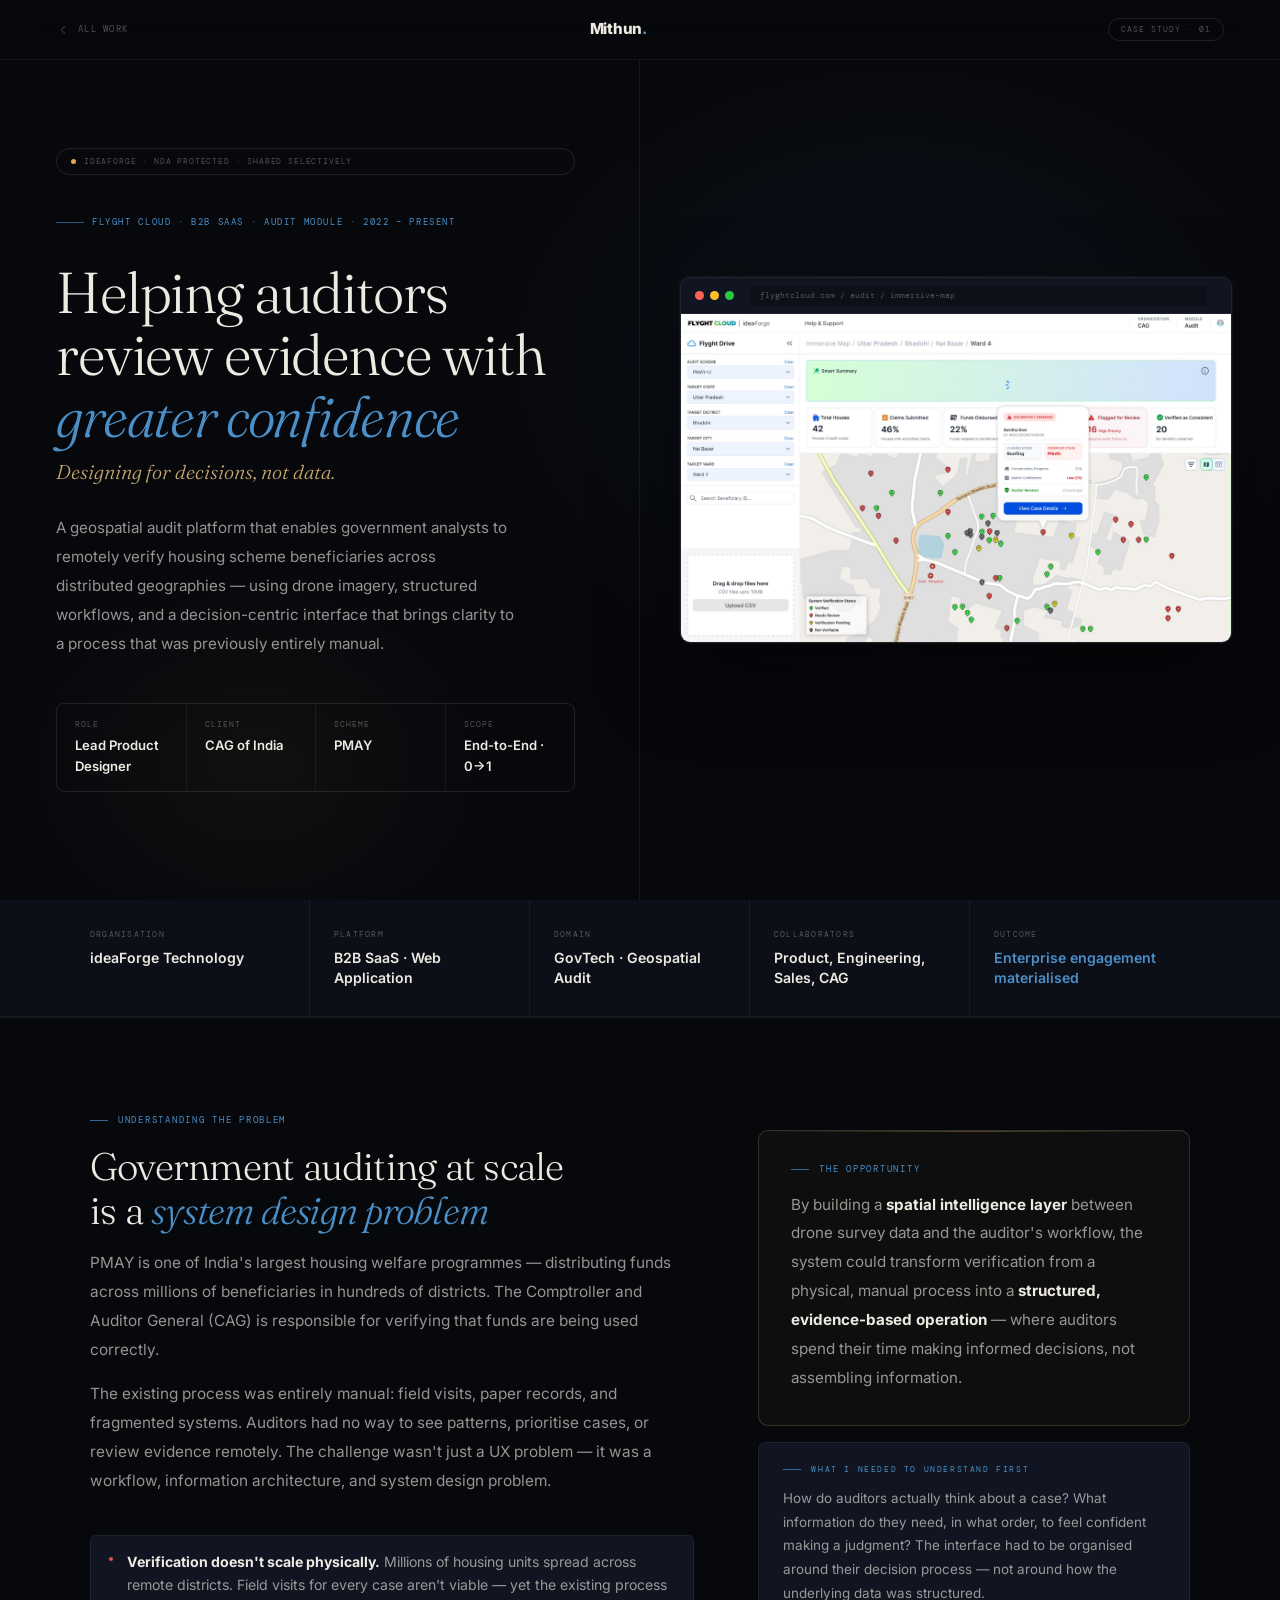
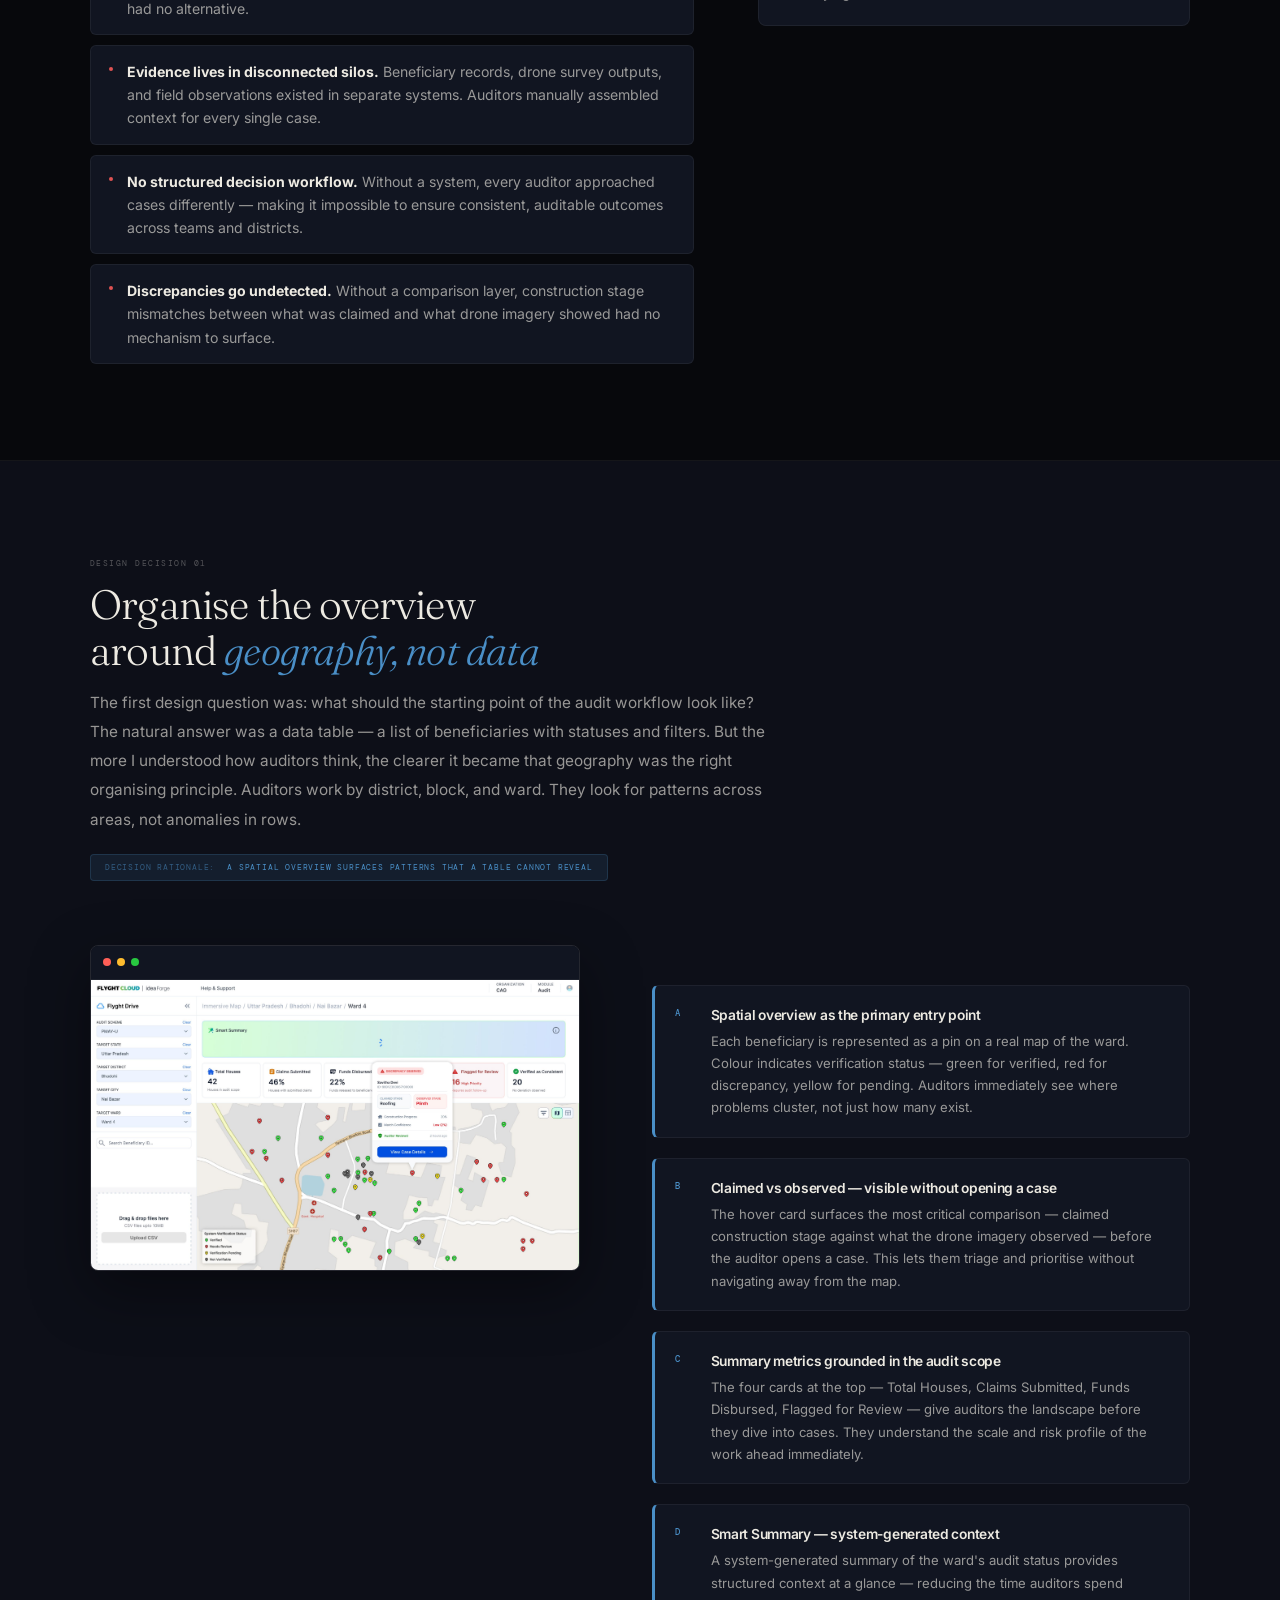
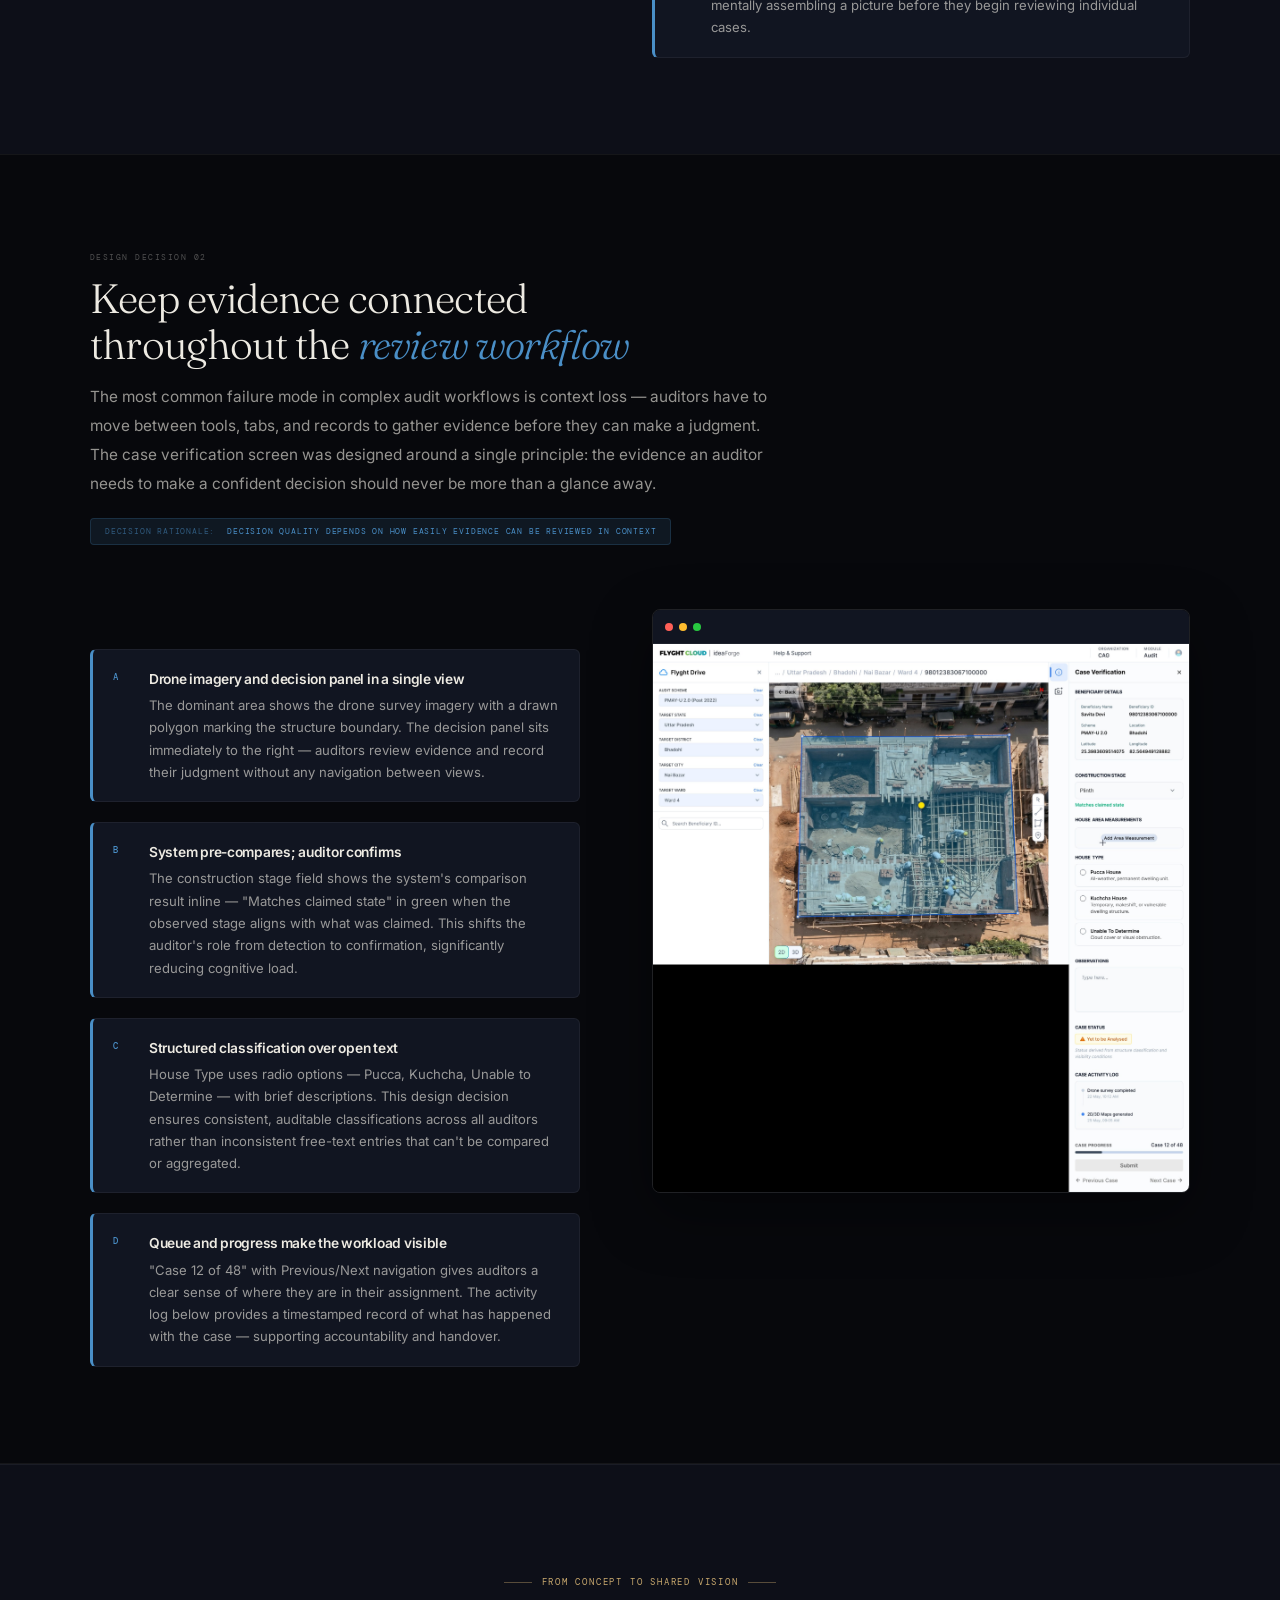
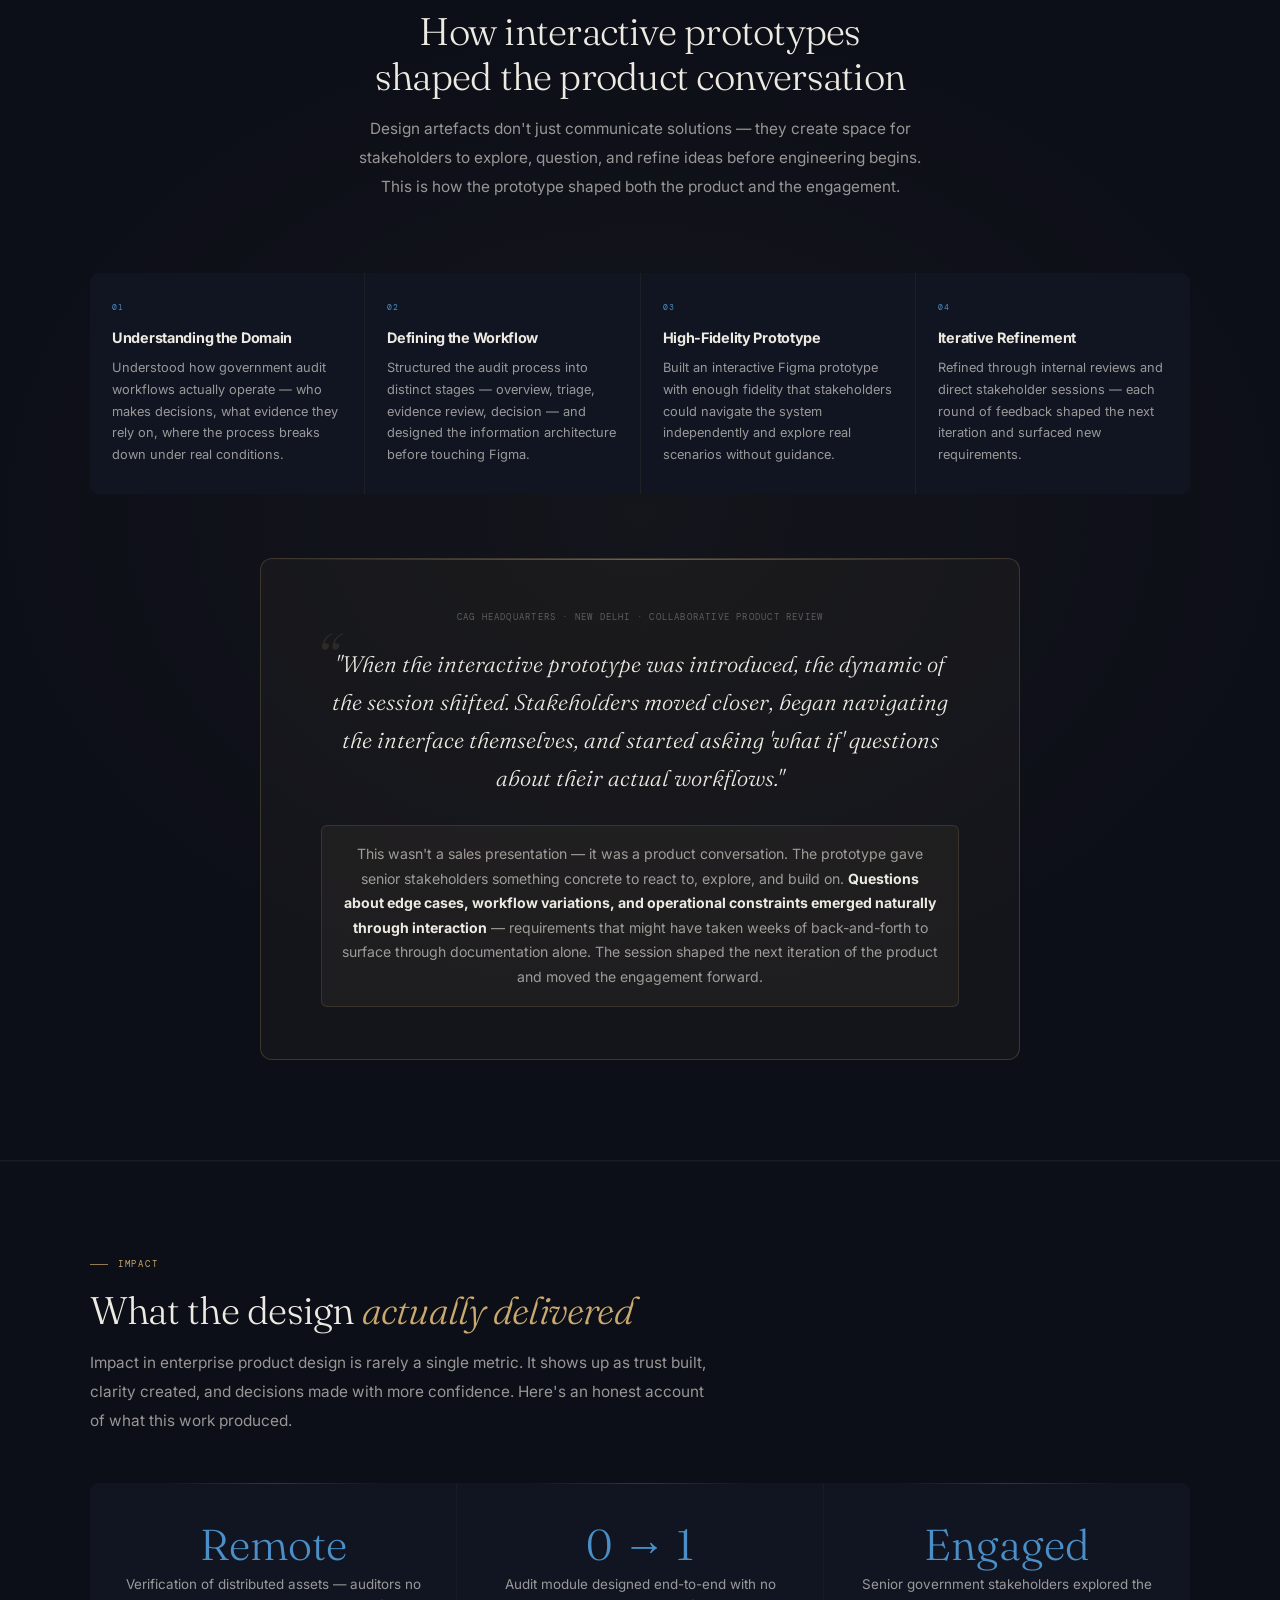
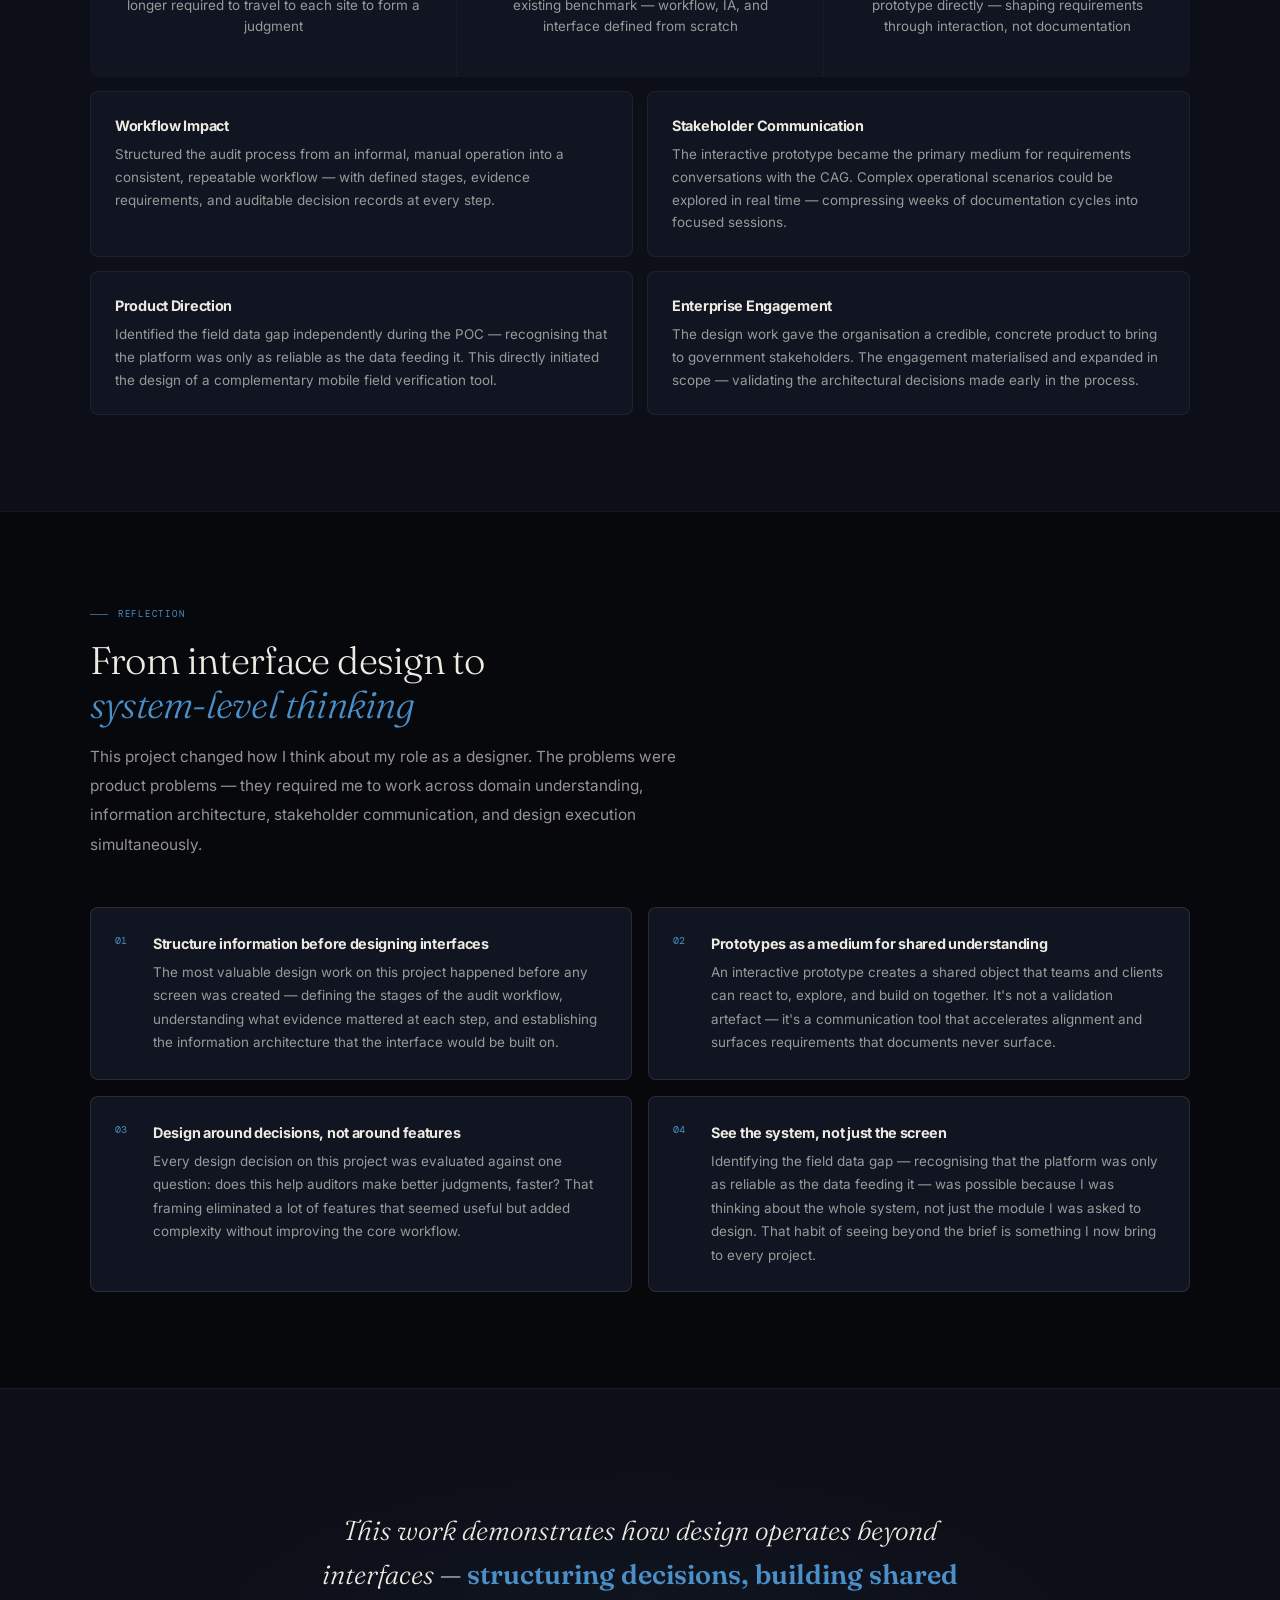
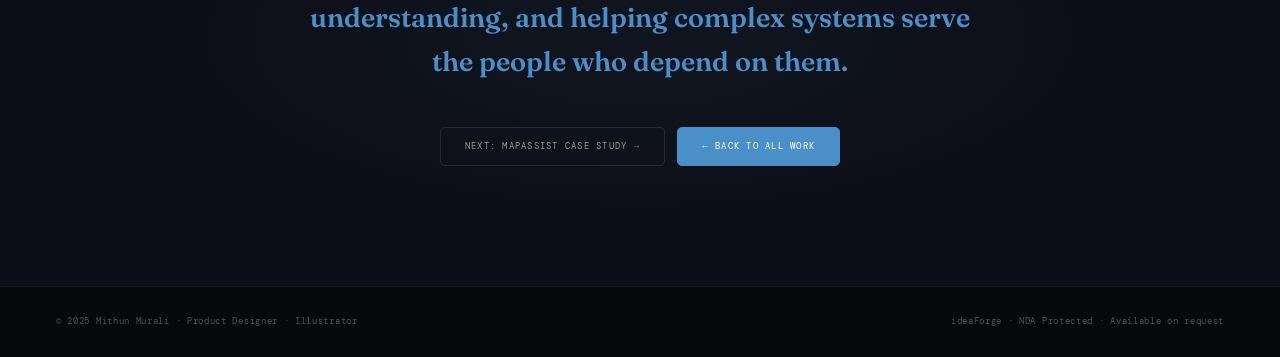
<file: portfolio/flyght-cloud.html>
<!DOCTYPE html>
<html lang="en">
<head>
<meta charset="UTF-8"/>
<meta name="viewport" content="width=device-width,initial-scale=1"/>
<title>Flyght Cloud — Mithun Murali</title>
<link rel="icon" type="image/svg+xml" href="favicon.svg"/>
<link rel="preconnect" href="https://fonts.googleapis.com"/>
<link rel="preconnect" href="https://fonts.gstatic.com" crossorigin/>
<link href="https://fonts.googleapis.com/css2?family=Inter:wght@300;400;500;600;700;800&family=DM+Mono:wght@300;400;500&family=Fraunces:ital,opsz,wght@0,9..144,300;0,9..144,600;1,9..144,300;1,9..144,400&display=swap" rel="stylesheet"/>

<style>
/* ━━━━━━━━━━━━━━━━━━━━━━━━━━━━━━━━━━━━━━━━━━━━━━━━━━━━━━
   DESIGN TOKENS — Dark (default) + Light
   ━━━━━━━━━━━━━━━━━━━━━━━━━━━━━━━━━━━━━━━━━━━━━━━━━━━━━━ */
:root {
  /* surfaces */
  --bg:   #07080c;
  --bg2:  #0d0f18;
  --bg3:  #111521;
  --bg4:  #181d2e;

  /* borders */
  --border:  rgba(255,255,255,.055);
  --border2: rgba(255,255,255,.10);
  --border3: rgba(255,255,255,.18);

  /* text */
  --t1: #edeae2;
  --t2: rgba(237,234,226,.62);
  --t3: rgba(237,234,226,.32);
  --t4: rgba(237,234,226,.14);

  /* brand */
  --accent:      #4a8fc7;
  --accent-glow: rgba(74,143,199,.12);
  --gold:        #c9a96e;
  --gold-glow:   rgba(201,169,110,.10);

  /* status */
  --green: #3ec97a;
  --red:   #e05252;
  --amber: #e0a94a;

  /* type */
  --sans:  'Inter', sans-serif;
  --serif: 'Fraunces', serif;
  --mono:  'DM Mono', monospace;

  /* motion */
  --ease: cubic-bezier(.16,1,.3,1);
}

[data-theme="light"] {
  --bg:  #f5f2ec;
  --bg2: #edeae3;
  --bg3: #e4e0d8;
  --bg4: #d8d3c8;
  --border:  rgba(0,0,0,.07);
  --border2: rgba(0,0,0,.12);
  --border3: rgba(0,0,0,.20);
  --t1: #111008;
  --t2: rgba(17,16,8,.60);
  --t3: rgba(17,16,8,.35);
  --t4: rgba(17,16,8,.14);
  --accent-glow: rgba(74,143,199,.10);
  --gold-glow:   rgba(180,130,60,.08);
}

/* ━━━━━━━━━━━━━━━━━━━━━━━━━━━━━━━━━━━━━━━━━━━━━━━━━━━━━━
   RESET + BASE
   ━━━━━━━━━━━━━━━━━━━━━━━━━━━━━━━━━━━━━━━━━━━━━━━━━━━━━━ */
*, *::before, *::after { box-sizing: border-box; margin: 0; padding: 0; }
html { scroll-behavior: smooth; }
body {
  background: var(--bg);
  color: var(--t1);
  font-family: var(--sans);
  line-height: 1.6;
  -webkit-font-smoothing: antialiased;
  overflow-x: hidden;
}
a { color: inherit; text-decoration: none; }
img { display: block; max-width: 100%; }

/* ━━━━━━━━━━━━━━━━━━━━━━━━━━━━━━━━━━━━━━━━━━━━━━━━━━━━━━
   SCROLL REVEAL
   ━━━━━━━━━━━━━━━━━━━━━━━━━━━━━━━━━━━━━━━━━━━━━━━━━━━━━━ */
.r { opacity: 0; transform: translateY(20px); transition: opacity .7s var(--ease), transform .7s var(--ease); }
.r.v { opacity: 1; transform: none; }
.r.d1 { transition-delay: .10s; }
.r.d2 { transition-delay: .20s; }
.r.d3 { transition-delay: .30s; }
.r.d4 { transition-delay: .40s; }

@media (prefers-reduced-motion: reduce) {
  .r { opacity: 1; transform: none; transition: none; }
}

/* ━━━━━━━━━━━━━━━━━━━━━━━━━━━━━━━━━━━━━━━━━━━━━━━━━━━━━━
   NAV
   ━━━━━━━━━━━━━━━━━━━━━━━━━━━━━━━━━━━━━━━━━━━━━━━━━━━━━━ */
.nav {
  position: fixed; top: 0; left: 0; right: 0; z-index: 200;
  display: flex; align-items: center; justify-content: space-between;
  padding: 0 56px; height: 60px;
  background: rgba(7,8,12,.88);
  backdrop-filter: blur(18px); -webkit-backdrop-filter: blur(18px);
  border-bottom: 1px solid var(--border);
  transition: background .3s;
}
[data-theme="light"] .nav { background: rgba(245,242,236,.92); }

.nav-back {
  display: flex; align-items: center; gap: 8px;
  font-family: var(--mono); font-size: .58rem; letter-spacing: .14em; text-transform: uppercase;
  color: var(--t3); transition: color .2s;
}
.nav-back:hover { color: var(--accent); }
.nav-back svg { width: 14px; height: 14px; opacity: .5; transition: opacity .2s, transform .2s; }
.nav-back:hover svg { opacity: 1; transform: translateX(-2px); }

.nav-logo { font-weight: 800; font-size: .95rem; letter-spacing: -.02em; color: var(--t1); }
.nav-logo span { color: var(--accent); }

.nav-pill {
  font-family: var(--mono); font-size: .52rem; letter-spacing: .12em; text-transform: uppercase;
  color: var(--t3); padding: 4px 12px; border: 1px solid var(--border2); border-radius: 20px;
}

/* ━━━━━━━━━━━━━━━━━━━━━━━━━━━━━━━━━━━━━━━━━━━━━━━━━━━━━━
   LAYOUT UTILITIES
   ━━━━━━━━━━━━━━━━━━━━━━━━━━━━━━━━━━━━━━━━━━━━━━━━━━━━━━ */
.w { max-width: 1100px; margin: 0 auto; }

.sec        { padding: 96px 56px; position: relative; }
.sec.alt    { background: var(--bg2); }
.sec.dk     { background: var(--bg3); }
.sec.narrow { padding-top: 72px; padding-bottom: 72px; }

hr.div { border: none; border-top: 1px solid var(--border); margin: 0; }

/* two-column grids */
.two     { display: grid; grid-template-columns: 1fr 1fr;    gap: 64px; align-items: center; }
.two.r3  { grid-template-columns: 1fr 1.4fr; }
.two.l3  { grid-template-columns: 1.4fr 1fr; }
.two.top { align-items: start; }

/* ━━━━━━━━━━━━━━━━━━━━━━━━━━━━━━━━━━━━━━━━━━━━━━━━━━━━━━
   TYPOGRAPHY COMPONENTS
   ━━━━━━━━━━━━━━━━━━━━━━━━━━━━━━━━━━━━━━━━━━━━━━━━━━━━━━ */
.eyebrow {
  font-family: var(--mono); font-size: .54rem; letter-spacing: .20em; text-transform: uppercase;
  color: var(--accent); margin-bottom: 16px;
  display: flex; align-items: center; gap: 10px;
}
.eyebrow::before { content: ''; width: 18px; height: 1px; background: var(--accent); opacity: .7; }
.eyebrow.gold { color: var(--gold); }
.eyebrow.gold::before { background: var(--gold); }

h2.sh {
  font-family: var(--serif);
  font-size: clamp(1.8rem, 3vw, 2.8rem);
  font-weight: 300; line-height: 1.15; letter-spacing: -.02em;
  margin-bottom: 16px;
}
h2.sh em         { font-style: italic; color: var(--accent); }
h2.sh em.g       { color: var(--gold); }

.body-text { font-size: .96rem; color: var(--t2); line-height: 1.9; max-width: 620px; }
.body-text + .body-text { margin-top: 14px; }

/* ━━━━━━━━━━━━━━━━━━━━━━━━━━━━━━━━━━━━━━━━━━━━━━━━━━━━━━
   NDA NOTICE — reusable
   ━━━━━━━━━━━━━━━━━━━━━━━━━━━━━━━━━━━━━━━━━━━━━━━━━━━━━━ */
.nda-notice {
  display: inline-flex; align-items: center; gap: 8px;
  font-family: var(--mono); font-size: .52rem; letter-spacing: .10em; text-transform: uppercase;
  color: var(--t3); padding: 6px 14px;
  border: 1px solid var(--border2); border-radius: 20px;
  margin-bottom: 40px;
}
.nda-dot { width: 5px; height: 5px; border-radius: 50%; background: var(--amber); flex-shrink: 0; }

/* ━━━━━━━━━━━━━━━━━━━━━━━━━━━━━━━━━━━━━━━━━━━━━━━━━━━━━━
   HERO
   ━━━━━━━━━━━━━━━━━━━━━━━━━━━━━━━━━━━━━━━━━━━━━━━━━━━━━━ */
.hero {
  min-height: 100vh;
  display: grid; grid-template-columns: 1fr 1fr; gap: 0;
  position: relative; overflow: hidden;
}
.hero::before {
  content: ''; position: absolute; inset: 0; pointer-events: none;
  background:
    radial-gradient(ellipse 55% 60% at 70% 40%, rgba(74,143,199,.07) 0%, transparent 60%),
    radial-gradient(ellipse 35% 40% at 20% 85%, rgba(201,169,110,.05) 0%, transparent 55%);
}

.hero-left {
  display: flex; flex-direction: column; justify-content: center;
  padding: 120px 64px 80px 56px;
  border-right: 1px solid var(--border);
  position: relative; z-index: 1;
}

.hero-tag {
  display: inline-flex; align-items: center; gap: 8px;
  font-family: var(--mono); font-size: .56rem; letter-spacing: .18em; text-transform: uppercase;
  color: var(--accent); margin-bottom: 32px;
}
.hero-tag::before { content: ''; width: 28px; height: 1px; background: var(--accent); opacity: .6; }

.hero-h1 {
  font-family: var(--serif);
  font-size: clamp(2.6rem, 4.5vw, 4.2rem);
  font-weight: 300; line-height: 1.08; letter-spacing: -.02em;
  margin-bottom: 10px;
}
.hero-h1 em { font-style: italic; color: var(--accent); }

.hero-sub-head {
  font-family: var(--serif); font-size: clamp(1rem,1.6vw,1.25rem);
  font-weight: 300; font-style: italic; color: var(--gold);
  margin-bottom: 28px; line-height: 1.4;
}

.hero-desc {
  font-size: .95rem; color: var(--t2); line-height: 1.9;
  max-width: 460px; margin-bottom: 44px;
}

.hero-meta {
  display: flex; flex-wrap: wrap; gap: 0;
  border: 1px solid var(--border2); border-radius: 8px; overflow: hidden;
}
.hm { flex: 1; min-width: 100px; padding: 14px 18px; border-right: 1px solid var(--border); }
.hm:last-child { border-right: none; }
.hm-l { font-family: var(--mono); font-size: .48rem; letter-spacing: .14em; text-transform: uppercase; color: var(--t3); margin-bottom: 5px; }
.hm-v { font-size: .82rem; font-weight: 600; color: var(--t1); }

/* hero right — screenshot */
.hero-right {
  display: flex; align-items: center; justify-content: center;
  padding: 100px 48px 80px 40px;
  position: relative; z-index: 1;
}
.hero-screen-wrap {
  width: 100%;
  border-radius: 10px; overflow: hidden;
  border: 1px solid var(--border2);
  box-shadow: 0 32px 80px rgba(0,0,0,.5), 0 0 0 1px rgba(255,255,255,.04);
}
[data-theme="light"] .hero-screen-wrap {
  box-shadow: 0 24px 60px rgba(0,0,0,.15), 0 0 0 1px rgba(0,0,0,.08);
}
.hs-bar {
  height: 36px; background: var(--bg3); border-bottom: 1px solid var(--border);
  display: flex; align-items: center; padding: 0 14px; gap: 6px;
}
[data-theme="light"] .hs-bar { background: #e0ddd6; }
.bdot { width: 9px; height: 9px; border-radius: 50%; }
.bdot:nth-child(1) { background: #ff5f57; }
.bdot:nth-child(2) { background: #febc2e; }
.bdot:nth-child(3) { background: #28c840; }
.burl {
  flex: 1; height: 20px; background: rgba(0,0,0,.25); border-radius: 3px;
  margin: 0 10px; display: flex; align-items: center; padding: 0 10px;
}
[data-theme="light"] .burl { background: rgba(0,0,0,.10); }
.burl span { font-family: var(--mono); font-size: .48rem; color: var(--t3); }
.hs-img { width: 100%; display: block; }

/* ━━━━━━━━━━━━━━━━━━━━━━━━━━━━━━━━━━━━━━━━━━━━━━━━━━━━━━
   PROJECT SNAPSHOT — metadata bar
   ━━━━━━━━━━━━━━━━━━━━━━━━━━━━━━━━━━━━━━━━━━━━━━━━━━━━━━ */
.snapshot {
  background: var(--bg2);
  border-bottom: 1px solid var(--border);
  padding: 0 56px;
}
.snapshot-inner {
  max-width: 1100px; margin: 0 auto;
  display: grid; grid-template-columns: repeat(5, 1fr);
}
.snap-cell {
  padding: 28px 24px;
  border-right: 1px solid var(--border);
}
.snap-cell:last-child { border-right: none; }
.snap-cell:first-child { padding-left: 0; }
.snap-label {
  font-family: var(--mono); font-size: .48rem; letter-spacing: .16em; text-transform: uppercase;
  color: var(--t3); margin-bottom: 8px;
}
.snap-value { font-size: .88rem; font-weight: 600; color: var(--t1); line-height: 1.4; }
.snap-value.accent { color: var(--accent); }

/* ━━━━━━━━━━━━━━━━━━━━━━━━━━━━━━━━━━━━━━━━━━━━━━━━━━━━━━
   UNDERSTANDING THE PROBLEM
   ━━━━━━━━━━━━━━━━━━━━━━━━━━━━━━━━━━━━━━━━━━━━━━━━━━━━━━ */
.prob-list { display: flex; flex-direction: column; gap: 10px; margin-top: 40px; }
.prob-item {
  display: flex; align-items: flex-start; gap: 14px;
  padding: 14px 18px; background: var(--bg3);
  border: 1px solid var(--border); border-radius: 6px;
  transition: border-color .25s, background .25s;
}
.prob-item:hover { border-color: rgba(224,82,82,.28); background: rgba(224,82,82,.03); }
.prob-item::before {
  content: ''; width: 4px; height: 4px; border-radius: 50%;
  background: var(--red); flex-shrink: 0; margin-top: 7px;
}
.prob-item p  { font-size: .88rem; color: var(--t2); line-height: 1.65; }
.prob-item strong { color: var(--t1); }

/* opportunity box */
.opp-box {
  border: 1px solid rgba(201,169,110,.22); border-radius: 10px;
  background: rgba(201,169,110,.04); padding: 32px; margin-top: 16px;
  position: relative; overflow: hidden;
}
.opp-box::before {
  content: ''; position: absolute; top: 0; left: 0; right: 0; height: 1px;
  background: linear-gradient(90deg, transparent, var(--gold), transparent); opacity: .35;
}
.opp-box p { font-size: .95rem; color: var(--t2); line-height: 1.9; }
.opp-box p strong { color: var(--t1); }

/* ━━━━━━━━━━━━━━━━━━━━━━━━━━━━━━━━━━━━━━━━━━━━━━━━━━━━━━
   DESIGN DECISION SECTIONS — reusable pattern
   ━━━━━━━━━━━━━━━━━━━━━━━━━━━━━━━━━━━━━━━━━━━━━━━━━━━━━━ */
.dd-section { padding: 96px 56px; position: relative; }
.dd-section.alt { background: var(--bg2); }

/* decision header — always full width above the split */
.dd-header { margin-bottom: 64px; }
.dd-number {
  font-family: var(--mono); font-size: .52rem; letter-spacing: .18em; text-transform: uppercase;
  color: var(--t3); margin-bottom: 12px; display: block;
}
.dd-h2 {
  font-family: var(--serif);
  font-size: clamp(1.9rem, 3.2vw, 2.9rem);
  font-weight: 300; line-height: 1.12; letter-spacing: -.02em;
  margin-bottom: 14px;
}
.dd-h2 em { font-style: italic; color: var(--accent); }
.dd-lead { font-size: .96rem; color: var(--t2); line-height: 1.9; max-width: 680px; }

/* decision rationale pill */
.dd-rationale {
  display: inline-flex; align-items: center; gap: 8px;
  margin-top: 20px;
  font-family: var(--mono); font-size: .50rem; letter-spacing: .10em; text-transform: uppercase;
  padding: 6px 14px; border-radius: 4px;
  background: var(--accent-glow); color: var(--accent); border: 1px solid rgba(74,143,199,.2);
}
.dd-rationale::before { content: 'Decision rationale:'; opacity: .55; margin-right: 4px; }

/* screenshot container */
.dd-screenshot {
  width: 100%; border-radius: 8px; overflow: hidden;
  border: 1px solid var(--border2);
  box-shadow: 0 20px 60px rgba(0,0,0,.40);
}
[data-theme="light"] .dd-screenshot {
  box-shadow: 0 12px 40px rgba(0,0,0,.12);
}
.dd-screen-bar {
  height: 34px; background: var(--bg3); border-bottom: 1px solid var(--border);
  display: flex; align-items: center; padding: 0 12px; gap: 6px;
}
[data-theme="light"] .dd-screen-bar { background: #dedad2; }
.ddot { width: 8px; height: 8px; border-radius: 50%; }
.ddot:nth-child(1) { background: #ff5f57; }
.ddot:nth-child(2) { background: #febc2e; }
.ddot:nth-child(3) { background: #28c840; }
.dd-img { width: 100%; display: block; }

/* annotation rows — explain the design reasoning */
.dd-annotations { display: flex; flex-direction: column; gap: 20px; margin-top: 40px; }
.ann {
  display: flex; gap: 16px; align-items: flex-start;
  padding: 18px 20px; background: var(--bg3);
  border: 1px solid var(--border); border-radius: 6px;
  border-left: 3px solid var(--accent);
  transition: border-color .2s;
}
.ann:hover { border-color: var(--accent); border-left-color: var(--accent); }
.ann-n {
  font-family: var(--mono); font-size: .58rem; font-weight: 500;
  color: var(--accent); flex-shrink: 0; min-width: 20px; padding-top: 2px;
}
.ann-body strong { display: block; font-size: .86rem; font-weight: 600; letter-spacing: -.02em; margin-bottom: 4px; }
.ann-body p { font-size: .82rem; color: var(--t2); line-height: 1.7; }

/* two-col decision layout */
.dd-split {
  display: grid; grid-template-columns: 1fr 1.1fr; gap: 72px; align-items: start;
}
.dd-split.flip > *:first-child { order: 2; }
.dd-split.flip > *:last-child  { order: 1; }

/* ━━━━━━━━━━━━━━━━━━━━━━━━━━━━━━━━━━━━━━━━━━━━━━━━━━━━━━
   FROM CONCEPT TO SHARED VISION — collaborative prototype
   ━━━━━━━━━━━━━━━━━━━━━━━━━━━━━━━━━━━━━━━━━━━━━━━━━━━━━━ */
.vision-section {
  padding: 100px 56px;
  background: var(--bg2);
  border-top: 1px solid var(--border);
  border-bottom: 1px solid var(--border);
  position: relative; overflow: hidden;
}
.vision-section::before {
  content: ''; position: absolute; inset: 0; pointer-events: none;
  background: radial-gradient(ellipse 80% 60% at 50% 50%, rgba(201,169,110,.04) 0%, transparent 65%);
}

.vision-header { text-align: center; margin-bottom: 72px; }
.vision-label {
  display: inline-flex; align-items: center; gap: 10px;
  font-family: var(--mono); font-size: .56rem; letter-spacing: .20em; text-transform: uppercase;
  color: var(--gold); margin-bottom: 20px;
}
.vision-label::before, .vision-label::after { content: ''; width: 28px; height: 1px; background: var(--gold); opacity: .4; }

/* process steps — horizontal */
.process-steps {
  display: grid; grid-template-columns: repeat(4,1fr); gap: 1px;
  background: var(--border); border-radius: 10px; overflow: hidden;
  margin-bottom: 64px;
}
.ps {
  background: var(--bg3); padding: 28px 22px;
  position: relative;
}
.ps-n { font-family: var(--mono); font-size: .5rem; letter-spacing: .14em; color: var(--accent); margin-bottom: 12px; display: block; }
.ps h4 { font-size: .9rem; font-weight: 700; letter-spacing: -.02em; margin-bottom: 8px; }
.ps p  { font-size: .80rem; color: var(--t2); line-height: 1.7; }

/* moment callout */
.vision-moment {
  max-width: 760px; margin: 0 auto;
  border: 1px solid rgba(201,169,110,.22); border-radius: 12px;
  background: rgba(201,169,110,.04);
  padding: 52px 60px; text-align: center;
  position: relative; overflow: hidden;
}
.vision-moment::before {
  content: ''; position: absolute; top: 0; left: 0; right: 0; height: 1px;
  background: linear-gradient(90deg, transparent, var(--gold), transparent); opacity: .5;
}
.vm-context {
  font-family: var(--mono); font-size: .54rem; letter-spacing: .14em; text-transform: uppercase;
  color: var(--t3); margin-bottom: 20px;
}
.vm-quote {
  font-family: var(--serif);
  font-size: clamp(.95rem,1.8vw,1.4rem);
  font-weight: 300; font-style: italic; line-height: 1.7;
  color: var(--t1); margin-bottom: 28px; position: relative;
}
.vm-quote::before {
  content: '\201C'; position: absolute; left: -8px; top: -20px;
  font-size: 4.5rem; color: var(--gold); opacity: .12;
  font-family: var(--serif); line-height: 1; pointer-events: none;
}
.vm-outcome {
  padding: 16px 20px;
  background: rgba(201,169,110,.06); border: 1px solid rgba(201,169,110,.16); border-radius: 6px;
  font-size: .88rem; color: var(--t2); line-height: 1.75;
}
.vm-outcome strong { color: var(--t1); }

/* ━━━━━━━━━━━━━━━━━━━━━━━━━━━━━━━━━━━━━━━━━━━━━━━━━━━━━━
   IMPACT
   ━━━━━━━━━━━━━━━━━━━━━━━━━━━━━━━━━━━━━━━━━━━━━━━━━━━━━━ */
.impact-grid {
  display: grid; grid-template-columns: repeat(3,1fr);
  gap: 1px; background: var(--border); border-radius: 10px; overflow: hidden;
  margin-top: 48px;
}
.ig-card {
  background: var(--bg3); padding: 40px 28px; text-align: center; position: relative;
}
.ig-card::after {
  content: ''; position: absolute; top: 0; left: 50%; transform: translateX(-50%);
  width: 60%; height: 1px;
  background: linear-gradient(90deg, transparent, var(--accent), transparent); opacity: .3;
}
.ig-n {
  font-family: var(--serif);
  font-size: clamp(1.9rem,3.5vw,2.7rem);
  font-weight: 300; color: var(--accent); line-height: 1; margin-bottom: 8px;
}
.ig-l { font-size: .84rem; color: var(--t2); line-height: 1.55; }

.impact-quals { display: grid; grid-template-columns: repeat(2,1fr); gap: 14px; margin-top: 14px; }
.iq { padding: 22px 24px; background: var(--bg3); border: 1px solid var(--border); border-radius: 8px; }
.iq strong { display: block; font-size: .9rem; font-weight: 700; letter-spacing: -.02em; margin-bottom: 6px; }
.iq p { font-size: .84rem; color: var(--t2); line-height: 1.7; }

/* ━━━━━━━━━━━━━━━━━━━━━━━━━━━━━━━━━━━━━━━━━━━━━━━━━━━━━━
   REFLECTION
   ━━━━━━━━━━━━━━━━━━━━━━━━━━━━━━━━━━━━━━━━━━━━━━━━━━━━━━ */
.refl-grid { display: grid; grid-template-columns: repeat(2,1fr); gap: 16px; margin-top: 48px; }
.refl {
  display: flex; gap: 14px; padding: 24px;
  background: var(--bg3); border: 1px solid var(--border2); border-radius: 8px;
}
.refl-n {
  font-family: var(--mono); font-size: .62rem; color: var(--accent);
  flex-shrink: 0; padding-top: 1px; min-width: 24px;
}
.refl h4 { font-size: .9rem; font-weight: 700; letter-spacing: -.02em; margin-bottom: 6px; }
.refl p  { font-size: .84rem; color: var(--t2); line-height: 1.75; }

/* ━━━━━━━━━━━━━━━━━━━━━━━━━━━━━━━━━━━━━━━━━━━━━━━━━━━━━━
   CLOSING CTA
   ━━━━━━━━━━━━━━━━━━━━━━━━━━━━━━━━━━━━━━━━━━━━━━━━━━━━━━ */
.closing {
  padding: 120px 56px; background: var(--bg2);
  border-top: 1px solid var(--border); text-align: center;
  position: relative; overflow: hidden;
}
.closing::before {
  content: ''; position: absolute; inset: 0; pointer-events: none;
  background: radial-gradient(ellipse 60% 60% at 50% 50%, rgba(74,143,199,.05) 0%, transparent 60%);
}
.closing-q {
  font-family: var(--serif); font-size: clamp(1.1rem,2.2vw,1.7rem);
  font-weight: 300; font-style: italic; line-height: 1.6;
  max-width: 680px; margin: 0 auto 44px; color: var(--t1); position: relative; z-index: 1;
}
.closing-q em { font-style: normal; font-weight: 600; color: var(--accent); }
.closing-btns { display: flex; justify-content: center; gap: 12px; flex-wrap: wrap; position: relative; z-index: 1; }
.btn {
  display: inline-flex; align-items: center; gap: 8px;
  padding: 11px 24px; border-radius: 5px;
  font-family: var(--mono); font-size: .56rem; letter-spacing: .14em; text-transform: uppercase;
  transition: .3s;
}
.btn-outline { border: 1px solid var(--border2); color: var(--t2); }
.btn-outline:hover { border-color: var(--accent); color: var(--accent); }
.btn-primary { background: var(--accent); border: 1px solid var(--accent); color: #fff; }
.btn-primary:hover { background: transparent; color: var(--accent); }

/* ━━━━━━━━━━━━━━━━━━━━━━━━━━━━━━━━━━━━━━━━━━━━━━━━━━━━━━
   FOOTER
   ━━━━━━━━━━━━━━━━━━━━━━━━━━━━━━━━━━━━━━━━━━━━━━━━━━━━━━ */
footer {
  padding: 28px 56px; border-top: 1px solid var(--border);
  display: flex; justify-content: space-between; align-items: center;
}
footer span { font-family: var(--mono); font-size: .54rem; letter-spacing: .08em; color: var(--t3); }

/* ━━━━━━━━━━━━━━━━━━━━━━━━━━━━━━━━━━━━━━━━━━━━━━━━━━━━━━
   RESPONSIVE
   ━━━━━━━━━━━━━━━━━━━━━━━━━━━━━━━━━━━━━━━━━━━━━━━━━━━━━━ */
@media (max-width: 1024px) {
  .nav    { padding: 0 24px; }
  .hero   { grid-template-columns: 1fr; min-height: auto; }
  .hero-right { display: none; }
  .hero-left  { padding: 110px 32px 72px; }

  .sec, .dd-section, .vision-section, .closing { padding-left: 24px; padding-right: 24px; }
  .snapshot { padding: 0 24px; }
  .snapshot-inner { grid-template-columns: repeat(3,1fr); }
  .snap-cell:nth-child(4),
  .snap-cell:nth-child(5) { border-top: 1px solid var(--border); }

  .two, .two.r3, .two.l3 { grid-template-columns: 1fr; gap: 36px; }
  .dd-split, .dd-split.flip { grid-template-columns: 1fr; gap: 36px; }
  .dd-split.flip > * { order: 0 !important; }
  .process-steps { grid-template-columns: 1fr 1fr; }
  .impact-grid   { grid-template-columns: 1fr; }
  .impact-quals, .refl-grid { grid-template-columns: 1fr; }

  footer { flex-direction: column; gap: 8px; text-align: center; padding: 24px; }
  .vision-moment { padding: 36px 28px; }
}
@media (max-width: 600px) {
  .hero-h1 { font-size: 2.2rem; }
  .hero-meta { flex-direction: column; }
  .hm { border-right: none; border-bottom: 1px solid var(--border); }
  .hm:last-child { border-bottom: none; }
  .snapshot-inner { grid-template-columns: 1fr 1fr; }
  .process-steps  { grid-template-columns: 1fr; }
}
</style>
</head>
<body>

<!-- ══════════════════════════════════════════════════════
     NAV
     ══════════════════════════════════════════════════════ -->
<nav class="nav">
  <a href="index.html" class="nav-back">
    <svg viewBox="0 0 16 16" fill="none" xmlns="http://www.w3.org/2000/svg">
      <path d="M10 12L6 8l4-4" stroke="currentColor" stroke-width="1.5" stroke-linecap="round" stroke-linejoin="round"/>
    </svg>
    All Work
  </a>
  <a href="index.html" class="nav-logo">Mithun<span>.</span></a>
  <span class="nav-pill">Case Study · 01</span>
</nav>

<!-- ══════════════════════════════════════════════════════
     HERO
     ══════════════════════════════════════════════════════ -->
<section class="hero">
  <div class="hero-left">
    <div class="nda-notice">
      <span class="nda-dot"></span>
      ideaForge · NDA Protected · Shared selectively
    </div>
    <div class="hero-tag">Flyght Cloud · B2B SaaS · Audit Module · 2022 – Present</div>
    <h1 class="hero-h1">Helping auditors<br/>review evidence with<br/><em>greater confidence</em></h1>
    <p class="hero-sub-head">Designing for decisions, not data.</p>
    <p class="hero-desc">A geospatial audit platform that enables government analysts to remotely verify housing scheme beneficiaries across distributed geographies — using drone imagery, structured workflows, and a decision-centric interface that brings clarity to a process that was previously entirely manual.</p>
    <div class="hero-meta">
      <div class="hm"><div class="hm-l">Role</div><div class="hm-v">Lead Product Designer</div></div>
      <div class="hm"><div class="hm-l">Client</div><div class="hm-v">CAG of India</div></div>
      <div class="hm"><div class="hm-l">Scheme</div><div class="hm-v">PMAY</div></div>
      <div class="hm"><div class="hm-l">Scope</div><div class="hm-v">End-to-End · 0→1</div></div>
    </div>
  </div>
  <div class="hero-right r d2">
    <div class="hero-screen-wrap">
      <div class="hs-bar">
        <div class="bdot"></div><div class="bdot"></div><div class="bdot"></div>
        <div class="burl"><span>flyghtcloud.com / audit / immersive-map</span></div>
      </div>
      <img class="hs-img"
           src="assets/screen-map-overview.jpg"
           alt="Flyght Cloud Audit — Immersive Map overview showing beneficiary locations colour-coded by verification status across Ward 4, Bhadohi"
           loading="eager"/>
    </div>
  </div>
</section>

<!-- ══════════════════════════════════════════════════════
     PROJECT SNAPSHOT
     ══════════════════════════════════════════════════════ -->
<div class="snapshot">
  <div class="snapshot-inner">
    <div class="snap-cell">
      <div class="snap-label">Organisation</div>
      <div class="snap-value">ideaForge Technology</div>
    </div>
    <div class="snap-cell">
      <div class="snap-label">Platform</div>
      <div class="snap-value">B2B SaaS · Web Application</div>
    </div>
    <div class="snap-cell">
      <div class="snap-label">Domain</div>
      <div class="snap-value">GovTech · Geospatial Audit</div>
    </div>
    <div class="snap-cell">
      <div class="snap-label">Collaborators</div>
      <div class="snap-value">Product, Engineering, Sales, CAG</div>
    </div>
    <div class="snap-cell">
      <div class="snap-label">Outcome</div>
      <div class="snap-value accent">Enterprise engagement materialised</div>
    </div>
  </div>
</div>

<hr class="div"/>

<!-- ══════════════════════════════════════════════════════
     UNDERSTANDING THE PROBLEM
     ══════════════════════════════════════════════════════ -->
<section class="sec">
  <div class="w">
    <div class="two l3 top">
      <div class="r">
        <div class="eyebrow">Understanding the Problem</div>
        <h2 class="sh">Government auditing at scale<br/>is a <em>system design problem</em></h2>
        <p class="body-text">PMAY is one of India's largest housing welfare programmes — distributing funds across millions of beneficiaries in hundreds of districts. The Comptroller and Auditor General (CAG) is responsible for verifying that funds are being used correctly.</p>
        <p class="body-text">The existing process was entirely manual: field visits, paper records, and fragmented systems. Auditors had no way to see patterns, prioritise cases, or review evidence remotely. The challenge wasn't just a UX problem — it was a workflow, information architecture, and system design problem.</p>
        <div class="prob-list">
          <div class="prob-item r d1">
            <p><strong>Verification doesn't scale physically.</strong> Millions of housing units spread across remote districts. Field visits for every case aren't viable — yet the existing process had no alternative.</p>
          </div>
          <div class="prob-item r d2">
            <p><strong>Evidence lives in disconnected silos.</strong> Beneficiary records, drone survey outputs, and field observations existed in separate systems. Auditors manually assembled context for every single case.</p>
          </div>
          <div class="prob-item r d3">
            <p><strong>No structured decision workflow.</strong> Without a system, every auditor approached cases differently — making it impossible to ensure consistent, auditable outcomes across teams and districts.</p>
          </div>
          <div class="prob-item r d4">
            <p><strong>Discrepancies go undetected.</strong> Without a comparison layer, construction stage mismatches between what was claimed and what drone imagery showed had no mechanism to surface.</p>
          </div>
        </div>
      </div>
      <div class="r d2">
        <div class="opp-box">
          <div class="eyebrow" style="justify-content:flex-start;margin-bottom:14px;">The Opportunity</div>
          <p>By building a <strong>spatial intelligence layer</strong> between drone survey data and the auditor's workflow, the system could transform verification from a physical, manual process into a <strong>structured, evidence-based operation</strong> — where auditors spend their time making informed decisions, not assembling information.</p>
        </div>
        <div style="margin-top:16px;padding:20px 24px;background:var(--bg3);border:1px solid var(--border);border-radius:8px;">
          <div class="eyebrow" style="justify-content:flex-start;margin-bottom:12px;font-size:.5rem;">What I needed to understand first</div>
          <p style="font-size:.84rem;color:var(--t2);line-height:1.75;">How do auditors actually think about a case? What information do they need, in what order, to feel confident making a judgment? The interface had to be organised around their decision process — not around how the underlying data was structured.</p>
        </div>
      </div>
    </div>
  </div>
</section>

<hr class="div"/>

<!-- ══════════════════════════════════════════════════════
     DESIGN DECISION 1 — MAP OVERVIEW
     ══════════════════════════════════════════════════════ -->
<section class="dd-section alt">
  <div class="w">
    <div class="dd-header r">
      <span class="dd-number">Design Decision 01</span>
      <h2 class="dd-h2">Organise the overview<br/>around <em>geography, not data</em></h2>
      <p class="dd-lead">The first design question was: what should the starting point of the audit workflow look like? The natural answer was a data table — a list of beneficiaries with statuses and filters. But the more I understood how auditors think, the clearer it became that geography was the right organising principle. Auditors work by district, block, and ward. They look for patterns across areas, not anomalies in rows.</p>
      <span class="dd-rationale">A spatial overview surfaces patterns that a table cannot reveal</span>
    </div>

    <div class="dd-split">
      <div>
        <div class="dd-screenshot r">
          <div class="dd-screen-bar">
            <div class="ddot"></div><div class="ddot"></div><div class="ddot"></div>
          </div>
          <img class="dd-img"
               src="assets/screen-map-overview.jpg"
               alt="Flyght Cloud Audit — Immersive Map showing beneficiary pin locations across a ward, colour-coded by verification status, with a case detail popup showing claimed vs observed construction stage discrepancy"
               loading="lazy"/>
        </div>
      </div>
      <div>
        <div class="dd-annotations r d1">
          <div class="ann">
            <div class="ann-n">A</div>
            <div class="ann-body">
              <strong>Spatial overview as the primary entry point</strong>
              <p>Each beneficiary is represented as a pin on a real map of the ward. Colour indicates verification status — green for verified, red for discrepancy, yellow for pending. Auditors immediately see where problems cluster, not just how many exist.</p>
            </div>
          </div>
          <div class="ann">
            <div class="ann-n">B</div>
            <div class="ann-body">
              <strong>Claimed vs observed — visible without opening a case</strong>
              <p>The hover card surfaces the most critical comparison — claimed construction stage against what the drone imagery observed — before the auditor opens a case. This lets them triage and prioritise without navigating away from the map.</p>
            </div>
          </div>
          <div class="ann">
            <div class="ann-n">C</div>
            <div class="ann-body">
              <strong>Summary metrics grounded in the audit scope</strong>
              <p>The four cards at the top — Total Houses, Claims Submitted, Funds Disbursed, Flagged for Review — give auditors the landscape before they dive into cases. They understand the scale and risk profile of the work ahead immediately.</p>
            </div>
          </div>
          <div class="ann">
            <div class="ann-n">D</div>
            <div class="ann-body">
              <strong>Smart Summary — system-generated context</strong>
              <p>A system-generated summary of the ward's audit status provides structured context at a glance — reducing the time auditors spend mentally assembling a picture before they begin reviewing individual cases.</p>
            </div>
          </div>
        </div>
      </div>
    </div>
  </div>
</section>

<hr class="div"/>

<!-- ══════════════════════════════════════════════════════
     DESIGN DECISION 2 — CASE VERIFICATION
     ══════════════════════════════════════════════════════ -->
<section class="dd-section">
  <div class="w">
    <div class="dd-header r">
      <span class="dd-number">Design Decision 02</span>
      <h2 class="dd-h2">Keep evidence connected<br/>throughout the <em>review workflow</em></h2>
      <p class="dd-lead">The most common failure mode in complex audit workflows is context loss — auditors have to move between tools, tabs, and records to gather evidence before they can make a judgment. The case verification screen was designed around a single principle: the evidence an auditor needs to make a confident decision should never be more than a glance away.</p>
      <span class="dd-rationale">Decision quality depends on how easily evidence can be reviewed in context</span>
    </div>

    <div class="dd-split flip">
      <div>
        <div class="dd-screenshot r">
          <div class="dd-screen-bar">
            <div class="ddot"></div><div class="ddot"></div><div class="ddot"></div>
          </div>
          <img class="dd-img"
               src="assets/screen-case-verification.jpg"
               alt="Flyght Cloud Audit — Case Verification screen showing drone imagery of a construction site with beneficiary details, construction stage, house type classification options, and case activity log in a structured right panel"
               loading="lazy"/>
        </div>
      </div>
      <div>
        <div class="dd-annotations r d1">
          <div class="ann">
            <div class="ann-n">A</div>
            <div class="ann-body">
              <strong>Drone imagery and decision panel in a single view</strong>
              <p>The dominant area shows the drone survey imagery with a drawn polygon marking the structure boundary. The decision panel sits immediately to the right — auditors review evidence and record their judgment without any navigation between views.</p>
            </div>
          </div>
          <div class="ann">
            <div class="ann-n">B</div>
            <div class="ann-body">
              <strong>System pre-compares; auditor confirms</strong>
              <p>The construction stage field shows the system's comparison result inline — "Matches claimed state" in green when the observed stage aligns with what was claimed. This shifts the auditor's role from detection to confirmation, significantly reducing cognitive load.</p>
            </div>
          </div>
          <div class="ann">
            <div class="ann-n">C</div>
            <div class="ann-body">
              <strong>Structured classification over open text</strong>
              <p>House Type uses radio options — Pucca, Kuchcha, Unable to Determine — with brief descriptions. This design decision ensures consistent, auditable classifications across all auditors rather than inconsistent free-text entries that can't be compared or aggregated.</p>
            </div>
          </div>
          <div class="ann">
            <div class="ann-n">D</div>
            <div class="ann-body">
              <strong>Queue and progress make the workload visible</strong>
              <p>"Case 12 of 48" with Previous/Next navigation gives auditors a clear sense of where they are in their assignment. The activity log below provides a timestamped record of what has happened with the case — supporting accountability and handover.</p>
            </div>
          </div>
        </div>
      </div>
    </div>
  </div>
</section>

<hr class="div"/>

<!-- ══════════════════════════════════════════════════════
     FROM CONCEPT TO SHARED VISION
     ══════════════════════════════════════════════════════ -->
<section class="vision-section">
  <div class="w">
    <div class="vision-header r">
      <div class="vision-label">From Concept to Shared Vision</div>
      <h2 class="sh" style="text-align:center;font-size:clamp(1.8rem,3vw,2.6rem)">How interactive prototypes<br/>shaped the product conversation</h2>
      <p class="body-text" style="max-width:580px;margin:16px auto 0;text-align:center;color:var(--t2)">Design artefacts don't just communicate solutions — they create space for stakeholders to explore, question, and refine ideas before engineering begins. This is how the prototype shaped both the product and the engagement.</p>
    </div>

    <div class="process-steps r d1">
      <div class="ps">
        <span class="ps-n">01</span>
        <h4>Understanding the Domain</h4>
        <p>Understood how government audit workflows actually operate — who makes decisions, what evidence they rely on, where the process breaks down under real conditions.</p>
      </div>
      <div class="ps">
        <span class="ps-n">02</span>
        <h4>Defining the Workflow</h4>
        <p>Structured the audit process into distinct stages — overview, triage, evidence review, decision — and designed the information architecture before touching Figma.</p>
      </div>
      <div class="ps">
        <span class="ps-n">03</span>
        <h4>High-Fidelity Prototype</h4>
        <p>Built an interactive Figma prototype with enough fidelity that stakeholders could navigate the system independently and explore real scenarios without guidance.</p>
      </div>
      <div class="ps">
        <span class="ps-n">04</span>
        <h4>Iterative Refinement</h4>
        <p>Refined through internal reviews and direct stakeholder sessions — each round of feedback shaped the next iteration and surfaced new requirements.</p>
      </div>
    </div>

    <div class="vision-moment r d2">
      <div class="vm-context">CAG Headquarters · New Delhi · Collaborative Product Review</div>
      <blockquote class="vm-quote">
        "When the interactive prototype was introduced, the dynamic of the session shifted. Stakeholders moved closer, began navigating the interface themselves, and started asking 'what if' questions about their actual workflows."
      </blockquote>
      <div class="vm-outcome">
        This wasn't a sales presentation — it was a product conversation. The prototype gave senior stakeholders something concrete to react to, explore, and build on. <strong>Questions about edge cases, workflow variations, and operational constraints emerged naturally through interaction</strong> — requirements that might have taken weeks of back-and-forth to surface through documentation alone. The session shaped the next iteration of the product and moved the engagement forward.
      </div>
    </div>
  </div>
</section>

<hr class="div"/>

<!-- ══════════════════════════════════════════════════════
     IMPACT
     ══════════════════════════════════════════════════════ -->
<section class="sec alt">
  <div class="w">
    <div class="r">
      <div class="eyebrow gold">Impact</div>
      <h2 class="sh">What the design <em class="g">actually delivered</em></h2>
      <p class="body-text">Impact in enterprise product design is rarely a single metric. It shows up as trust built, clarity created, and decisions made with more confidence. Here's an honest account of what this work produced.</p>
    </div>
    <div class="impact-grid r d1">
      <div class="ig-card">
        <div class="ig-n">Remote</div>
        <div class="ig-l">Verification of distributed assets — auditors no longer required to travel to each site to form a judgment</div>
      </div>
      <div class="ig-card">
        <div class="ig-n">0 → 1</div>
        <div class="ig-l">Audit module designed end-to-end with no existing benchmark — workflow, IA, and interface defined from scratch</div>
      </div>
      <div class="ig-card">
        <div class="ig-n">Engaged</div>
        <div class="ig-l">Senior government stakeholders explored the prototype directly — shaping requirements through interaction, not documentation</div>
      </div>
    </div>
    <div class="impact-quals r d2">
      <div class="iq">
        <strong>Workflow Impact</strong>
        <p>Structured the audit process from an informal, manual operation into a consistent, repeatable workflow — with defined stages, evidence requirements, and auditable decision records at every step.</p>
      </div>
      <div class="iq">
        <strong>Stakeholder Communication</strong>
        <p>The interactive prototype became the primary medium for requirements conversations with the CAG. Complex operational scenarios could be explored in real time — compressing weeks of documentation cycles into focused sessions.</p>
      </div>
      <div class="iq">
        <strong>Product Direction</strong>
        <p>Identified the field data gap independently during the POC — recognising that the platform was only as reliable as the data feeding it. This directly initiated the design of a complementary mobile field verification tool.</p>
      </div>
      <div class="iq">
        <strong>Enterprise Engagement</strong>
        <p>The design work gave the organisation a credible, concrete product to bring to government stakeholders. The engagement materialised and expanded in scope — validating the architectural decisions made early in the process.</p>
      </div>
    </div>
  </div>
</section>

<hr class="div"/>

<!-- ══════════════════════════════════════════════════════
     REFLECTION
     ══════════════════════════════════════════════════════ -->
<section class="sec">
  <div class="w">
    <div class="r">
      <div class="eyebrow">Reflection</div>
      <h2 class="sh">From interface design to<br/><em>system-level thinking</em></h2>
      <p class="body-text">This project changed how I think about my role as a designer. The problems were product problems — they required me to work across domain understanding, information architecture, stakeholder communication, and design execution simultaneously.</p>
    </div>
    <div class="refl-grid">
      <div class="refl r">
        <div class="refl-n">01</div>
        <div>
          <h4>Structure information before designing interfaces</h4>
          <p>The most valuable design work on this project happened before any screen was created — defining the stages of the audit workflow, understanding what evidence mattered at each step, and establishing the information architecture that the interface would be built on.</p>
        </div>
      </div>
      <div class="refl r d1">
        <div class="refl-n">02</div>
        <div>
          <h4>Prototypes as a medium for shared understanding</h4>
          <p>An interactive prototype creates a shared object that teams and clients can react to, explore, and build on together. It's not a validation artefact — it's a communication tool that accelerates alignment and surfaces requirements that documents never surface.</p>
        </div>
      </div>
      <div class="refl r d2">
        <div class="refl-n">03</div>
        <div>
          <h4>Design around decisions, not around features</h4>
          <p>Every design decision on this project was evaluated against one question: does this help auditors make better judgments, faster? That framing eliminated a lot of features that seemed useful but added complexity without improving the core workflow.</p>
        </div>
      </div>
      <div class="refl r d3">
        <div class="refl-n">04</div>
        <div>
          <h4>See the system, not just the screen</h4>
          <p>Identifying the field data gap — recognising that the platform was only as reliable as the data feeding it — was possible because I was thinking about the whole system, not just the module I was asked to design. That habit of seeing beyond the brief is something I now bring to every project.</p>
        </div>
      </div>
    </div>
  </div>
</section>

<!-- ══════════════════════════════════════════════════════
     CLOSING
     ══════════════════════════════════════════════════════ -->
<section class="closing">
  <div class="w">
    <p class="closing-q">This work demonstrates how design operates beyond interfaces — <em>structuring decisions, building shared understanding, and helping complex systems serve the people who depend on them.</em></p>
    <div class="closing-btns">
      <a href="mapassist.html" class="btn btn-outline">Next: MapAssist Case Study →</a>
      <a href="index.html" class="btn btn-primary">← Back to All Work</a>
    </div>
  </div>
</section>

<footer>
  <span>© 2025 Mithun Murali · Product Designer · Illustrator</span>
  <span>ideaForge · NDA Protected · Available on request</span>
</footer>

<!-- ══════════════════════════════════════════════════════
     SCRIPTS
     ══════════════════════════════════════════════════════ -->
<script>
// Persist theme from main site
(function () {
  const t = localStorage.getItem('mm-theme');
  if (t) document.documentElement.setAttribute('data-theme', t);
})();

// Scroll reveal
const io = new IntersectionObserver(entries => {
  entries.forEach(e => { if (e.isIntersecting) { e.target.classList.add('v'); } });
}, { threshold: 0.08, rootMargin: '0px 0px -40px 0px' });
document.querySelectorAll('.r').forEach(el => io.observe(el));
</script>

</body>
</html>
</file>
